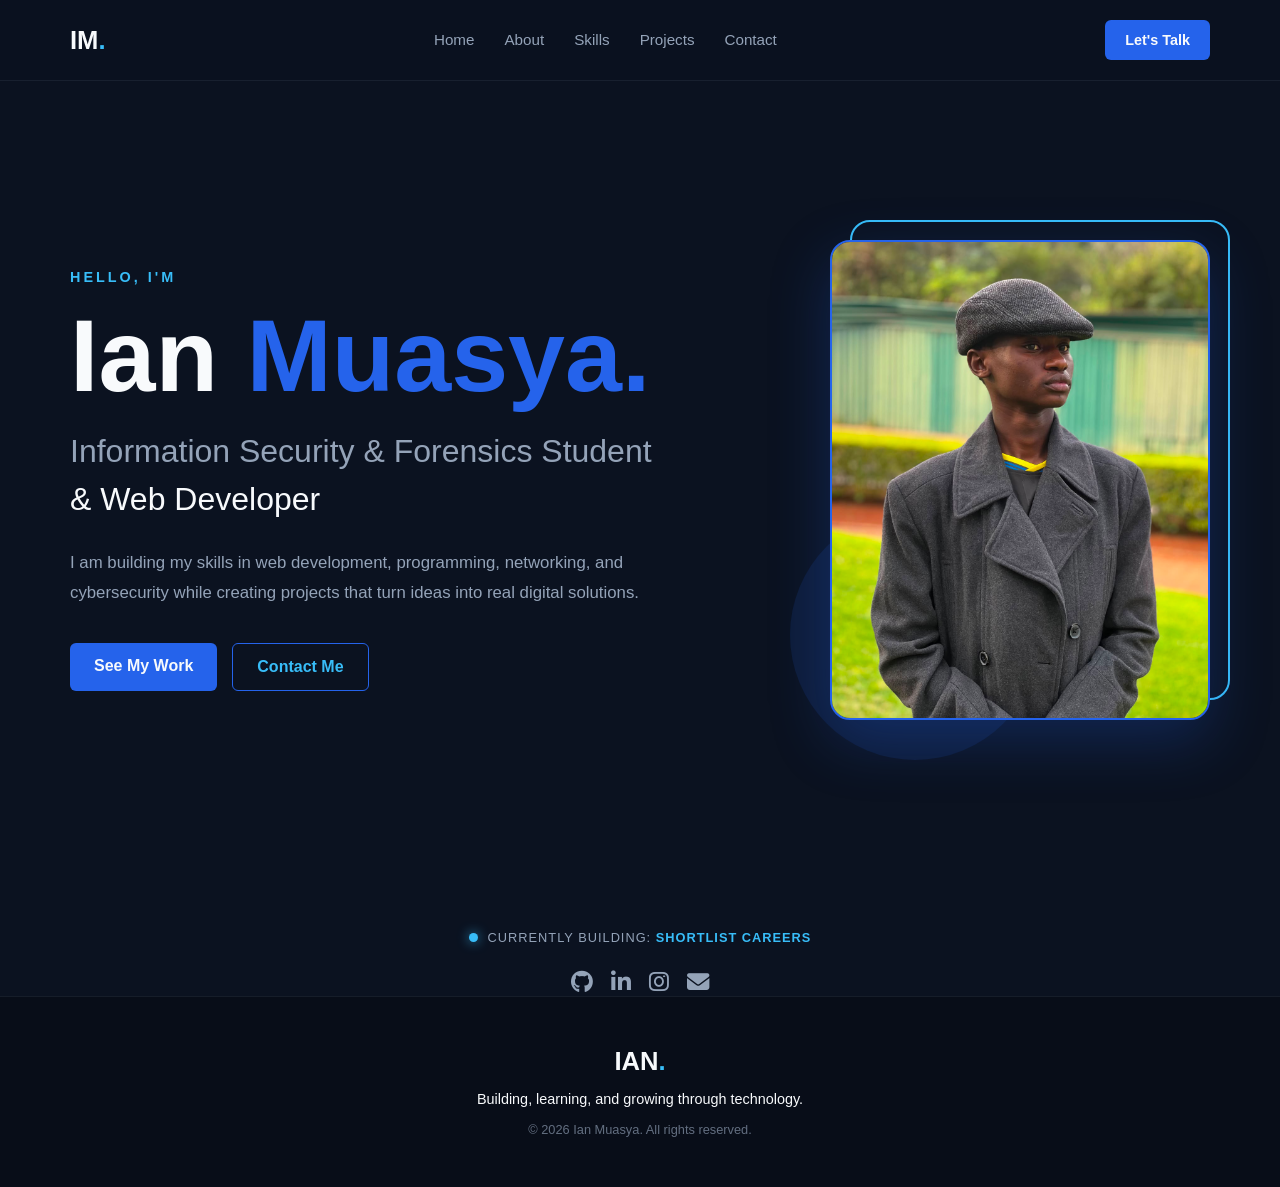
<file: index.html>
<!DOCTYPE html>
<html lang="en">
<head>
    <meta charset="UTF-8">
    <meta name="viewport" content="width=device-width, initial-scale=1.0">

    <title>Ian Muasya | Portfolio</title>
    <link rel="stylesheet"
      href="https://cdnjs.cloudflare.com/ajax/libs/font-awesome/6.7.2/css/all.min.css">

    <link rel="stylesheet" href="css/index.css">
</head>

<body>

    <!-- Navigation -->
    <header class="navbar">
<nav class="nav-container">

    <a href="index.html" class="logo">IM<span>.</span></a>

    <button class="menu-toggle" aria-label="Open navigation menu" aria-expanded="false">
        <span></span>
        <span></span>
        <span></span>
    </button>

    <ul class="nav-links">
        <li><a href="index.html">Home</a></li>
        <li><a href="about.html">About</a></li>
        <li><a href="skills.html">Skills</a></li>
        <li><a href="projects.html">Projects</a></li>
        <li><a href="contact.html">Contact</a></li>
    </ul>

    <a href="contact.html" class="nav-button">Let's Talk</a>

</nav>
    </header>


    <!-- Hero Section -->
    <main>

        <section id="home" class="hero">

            <div class="hero-content">

                <p class="hero-greeting">HELLO, I'M</p>

                <h1>
                    Ian <span>Muasya.</span>
                </h1>

                <h2>
                    Information Security & Forensics Student
                    <br>
                    <span>& Web Developer</span>
                </h2>

                <p class="hero-description">
                    I am building my skills in web development, programming,
                    networking, and cybersecurity while creating projects that
                    turn ideas into real digital solutions.
                </p>

                <div class="hero-buttons">
                    <a href="projects.html" class="btn primary-btn">See My Work</a>
                    <a href="contact.html" class="btn secondary-btn">Contact Me</a>
                </div>

            </div>

            <!----profile image-->
            <div class="hero-image">
                <div class="image-decoration decoration-one"></div>
                <div class="image-decoration decoration-two"></div>
                <div class="image-wrapper">
                    <img src="images/ian.jpeg" alt="Ian Muasya">
                </div>
            </div>

        </section>


        <!-- About -->
        <section id="about">
            <!-- Coming soon -->
        </section>


        <!-- Skills -->
        <section id="skills">
            <!-- Coming soon -->
        </section>


        <!-- Projects -->
        <section id="projects">
            <!-- Coming soon -->
        </section>


        <!-- Contact -->
        <section id="contact">
            <!-- Coming soon -->
        </section>

    </main>

    <!-- Currently Building -->
<div class="currently-building">
    <span class="status-dot"></span>
    <p>
        CURRENTLY BUILDING:
        <strong>SHORTLIST CAREERS</strong>
    </p>
</div>


<!-- Social Links -->
<div class="social-links">

    <a href="#" aria-label="GitHub">
        <i class="fa-brands fa-github"></i>
    </a>

    <a href="#" aria-label="LinkedIn">
        <i class="fa-brands fa-linkedin-in"></i>
    </a>

    <a href="#" aria-label="Instagram">
        <i class="fa-brands fa-instagram"></i>
    </a>

    <a href="mailto:your-email@example.com" aria-label="Email">
        <i class="fa-solid fa-envelope"></i>
    </a>

</div>


<!-- ================= FOOTER ================= -->
<footer class="footer">

    <div class="container footer-container">

        <a href="index.html" class="logo">IAN<span>.</span></a>

        <p>
            Building, learning, and growing through technology.
        </p>

        <p class="copyright">
            © 2026 Ian Muasya. All rights reserved.
        </p>

    </div>

</footer>



    <script src="js/navbar.js"></script>

</body>
</html>
</file>
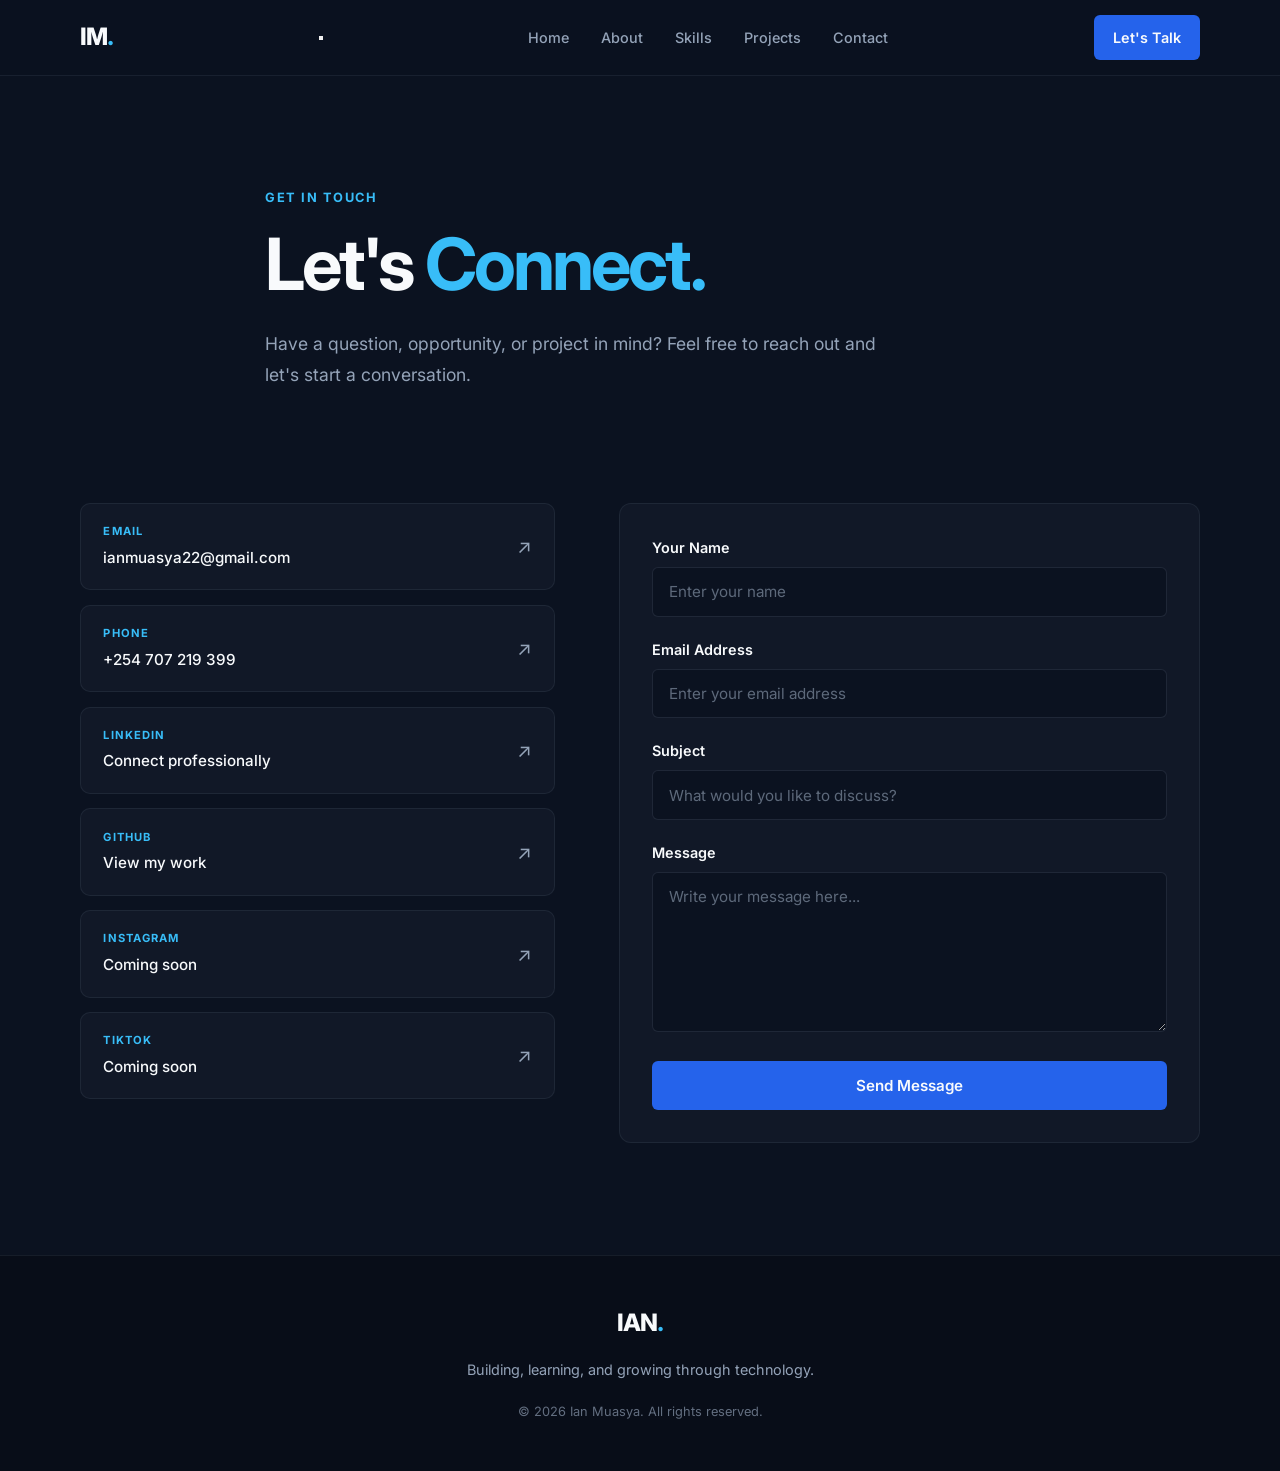
<file: contact.html>
<!DOCTYPE html>
<html lang="en">

<head>
    <meta charset="UTF-8">
    <meta name="viewport" content="width=device-width, initial-scale=1.0">

    <title>Contact | Ian Muasya</title>

    <link rel="stylesheet" href="css/contact.css">

    <!-- Google Font -->
    <link rel="preconnect" href="https://fonts.googleapis.com">
    <link rel="preconnect" href="https://fonts.gstatic.com" crossorigin>
    <link href="https://fonts.googleapis.com/css2?family=Inter:wght@400;500;600;700;800&display=swap" rel="stylesheet">
</head>

<body>

    <!-- ================= NAVBAR ================= -->
    <header class="navbar">
<nav class="nav-container">

    <a href="index.html" class="logo">IM<span>.</span></a>

    <button class="menu-toggle" aria-label="Open navigation menu" aria-expanded="false">
        <span></span>
        <span></span>
        <span></span>
    </button>

    <ul class="nav-links">
        <li><a href="index.html">Home</a></li>
        <li><a href="about.html">About</a></li>
        <li><a href="skills.html">Skills</a></li>
        <li><a href="projects.html">Projects</a></li>
        <li><a href="contact.html">Contact</a></li>
    </ul>

    <a href="contact.html" class="nav-button">Let's Talk</a>

</nav>
    </header>


    <!-- ================= CONTACT HERO ================= -->
    <section class="contact-hero">

        <div class="container contact-hero-content">

            <p class="section-label">GET IN TOUCH</p>

            <h1>
                Let's <span>Connect.</span>
            </h1>

            <p class="contact-intro">
                Have a question, opportunity, or project in mind?
                Feel free to reach out and let's start a conversation.
            </p>

        </div>

    </section>


    <!-- ================= CONTACT CONTENT ================= -->
    <section class="contact-section">

        <div class="container contact-grid">


           <!-- ================= CONTACT METHODS ================= -->
<div class="contact-methods">

    <a href="mailto:ianmuasya22@gmail.com" class="contact-method">

        <div>
            <span class="method-label">EMAIL</span>
            <h3>ianmuasya22@gmail.com</h3>
        </div>

        <span class="method-arrow">↗</span>

    </a>


    <a href="#" class="contact-method">

        <div>
            <span class="method-label">PHONE</span>
            <h3>+254 707 219 399</h3>
        </div>

        <span class="method-arrow">↗</span>

    </a>


    <a href="https://www.linkedin.com/in/ian-muasya" target="_blank" class="contact-method">

        <div>
            <span class="method-label">LINKEDIN</span>
            <h3>Connect professionally</h3>
        </div>

        <span class="method-arrow">↗</span>

    </a>


    <a href="https://github.com/ianmuasya" target="_blank" class="contact-method">

        <div>
            <span class="method-label">GITHUB</span>
            <h3>View my work</h3>
        </div>

        <span class="method-arrow">↗</span>

    </a>


    <a href="#" target="_blank" class="contact-method">

        <div>
            <span class="method-label">INSTAGRAM</span>
            <h3>Coming soon</h3>
        </div>

        <span class="method-arrow">↗</span>

    </a>


    <a href="#" target="_blank" class="contact-method">

        <div>
            <span class="method-label">TIKTOK</span>
            <h3>Coming soon</h3>
        </div>

        <span class="method-arrow">↗</span>

    </a>

</div>


            <!-- ================= CONTACT FORM ================= -->
            <div class="contact-form-container">

                <form
    class="contact-form"
    action="https://formspree.io/f/xnpjbopn"
    method="POST"
    id="contact-form">
                    <div class="form-group">

                        <label for="name">Your Name</label>

                        <input
                            type="text"
                            id="name"
                            name="name"
                            placeholder="Enter your name"
                            required
                        >

                    </div>


                    <div class="form-group">

                        <label for="email">Email Address</label>

                        <input
                            type="email"
                            id="email"
                            name="email"
                            placeholder="Enter your email address"
                            required
                        >

                    </div>


                    <div class="form-group">

                        <label for="subject">Subject</label>

                        <input
                            type="text"
                            id="subject"
                            name="subject"
                            placeholder="What would you like to discuss?"
                            required
                        >

                    </div>


                    <div class="form-group">

                        <label for="message">Message</label>

                        <textarea
                            id="message"
                            name="message"
                            rows="6"
                            placeholder="Write your message here..."
                            required
                        ></textarea>

                    </div>


                    <button type="submit" class="send-button">
                        Send Message
                    </button>

                </form>
                <div
    id="form-status"
    class="form-status"
    role="status"
    aria-live="polite"
></div>

            </div>


        </div>

    </section>


    <!-- ================= FOOTER ================= -->
    <footer class="footer">

        <div class="container footer-container">

            <a href="index.html" class="logo">IAN<span>.</span></a>

            <p>
                Building, learning, and growing through technology.
            </p>

            <p class="copyright">
                © 2026 Ian Muasya. All rights reserved.
            </p>

        </div>

    </footer>

    <script src="js/contact.js"></script>

    <script src="js/navbar.js"></script>

</body>

</html>
</file>
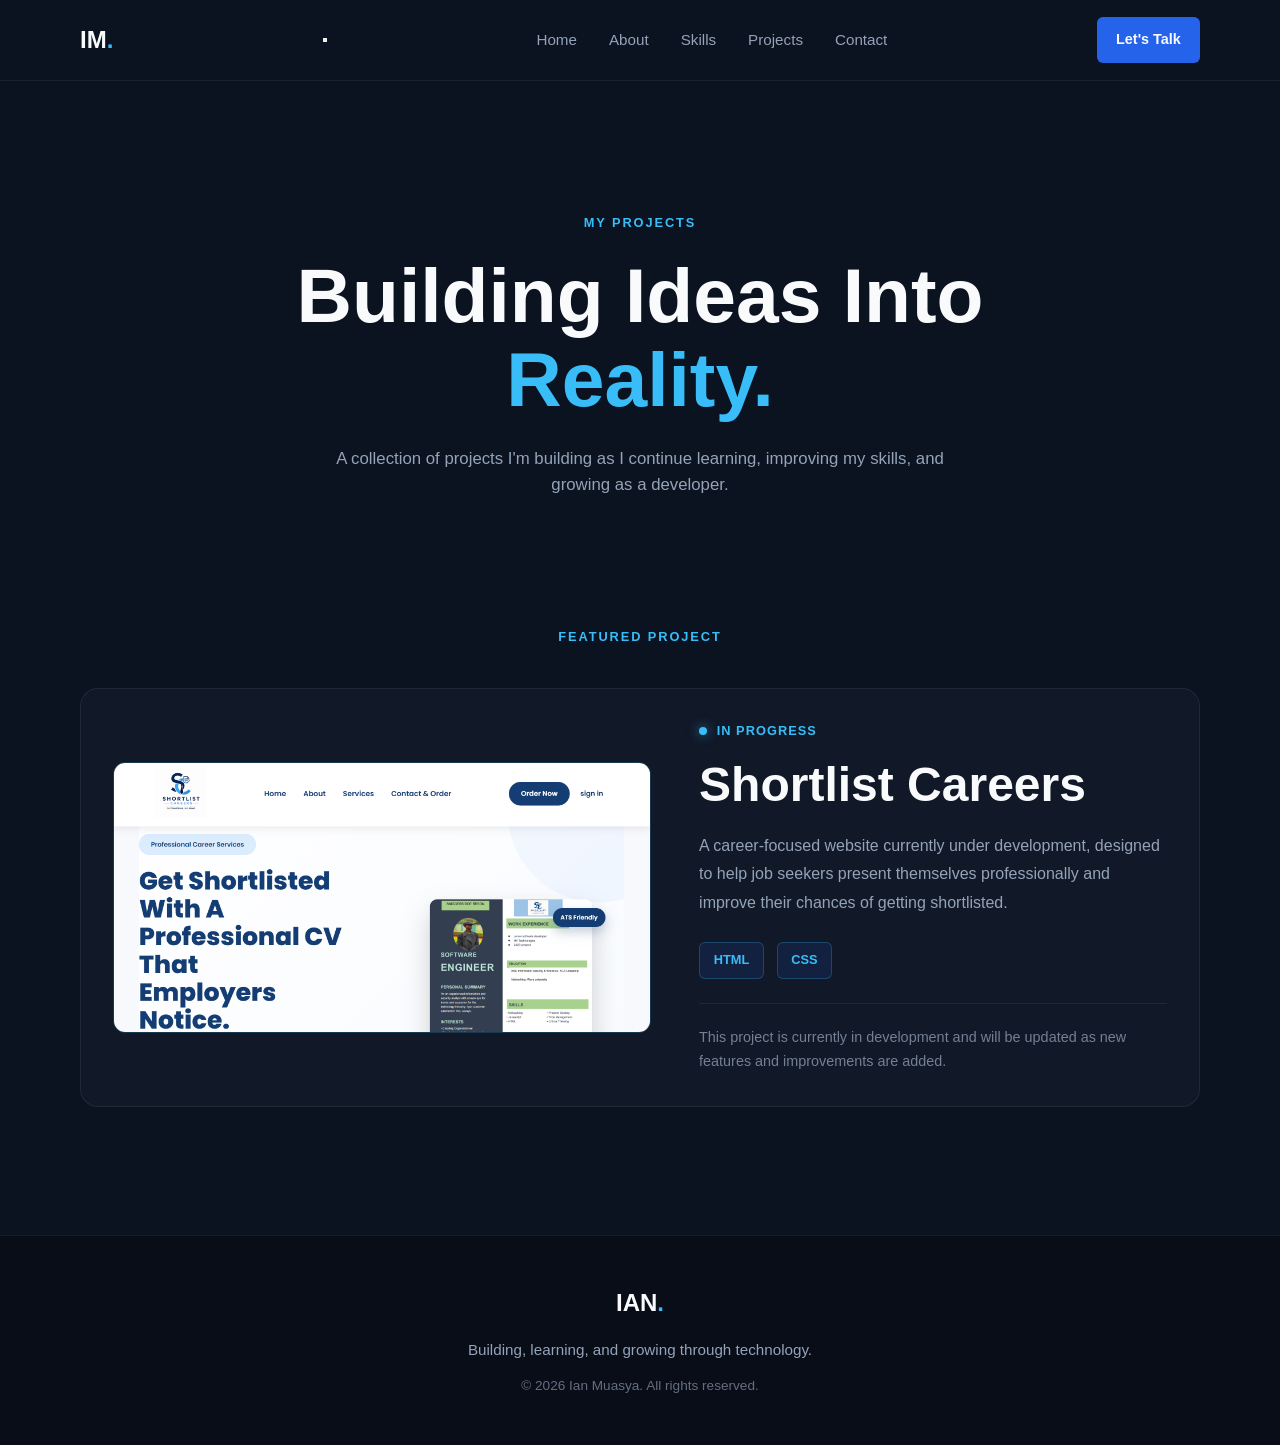
<file: projects.html>
<!DOCTYPE html>
<html lang="en">
<head>
    <meta charset="UTF-8">
    <meta name="viewport" content="width=device-width, initial-scale=1.0">

    <title>Projects | Ian Muasya</title>

    <link rel="stylesheet" href="css/projects.css">
</head>

<body>

    <!-- ================= NAVBAR ================= -->
    <header class="navbar">
<nav class="nav-container">

    <a href="index.html" class="logo">IM<span>.</span></a>

    <button class="menu-toggle" aria-label="Open navigation menu" aria-expanded="false">
        <span></span>
        <span></span>
        <span></span>
    </button>

    <ul class="nav-links">
        <li><a href="index.html">Home</a></li>
        <li><a href="about.html">About</a></li>
        <li><a href="skills.html">Skills</a></li>
        <li><a href="projects.html">Projects</a></li>
        <li><a href="contact.html">Contact</a></li>
    </ul>

    <a href="contact.html" class="nav-button">Let's Talk</a>

</nav>
    </header>

    <!-- ================= PROJECTS HERO ================= -->
<section class="projects-hero">

    <div class="projects-hero-content">

        <span class="section-label">MY PROJECTS</span>

        <h1>
            Building Ideas Into
            <span>Reality.</span>
        </h1>

        <p>
            A collection of projects I'm building as I continue learning,
            improving my skills, and growing as a developer.
        </p>

    </div>

</section>

<!-- ================= FEATURED PROJECT ================= -->
<section class="featured-project">

    <div class="featured-project-container">

        <span class="section-label">FEATURED PROJECT</span>

        <div class="project-card">

            <!-- Project Screenshot -->
            <div class="project-image">
                <img src="images/Shortlist-Careers.png"
                     alt="Shortlist Careers website homepage">
            </div>

            <!-- Project Details -->
            <div class="project-content">

                <div class="project-status">
                    <span class="status-dot"></span>
                    In Progress
                </div>

                <h2>Shortlist Careers</h2>

                <p>
                    A career-focused website currently under development,
                    designed to help job seekers present themselves
                    professionally and improve their chances of getting
                    shortlisted.
                </p>

                <div class="project-technologies">
                    <span>HTML</span>
                    <span>CSS</span>
                </div>

                <p class="project-note">
                    This project is currently in development and will be
                    updated as new features and improvements are added.
                </p>

            </div>

        </div>

    </div>
</section>

<!-- ================= FOOTER ================= -->
<footer class="footer">

    <div class="container footer-container">

        <a href="index.html" class="logo">IAN<span>.</span></a>

        <p>
            Building, learning, and growing through technology.
        </p>

        <p class="copyright">
            © 2026 Ian Muasya. All rights reserved.
        </p>
    </div>
</footer>
<script src="js/navbar.js"></script>

</body>
</html>
</file>
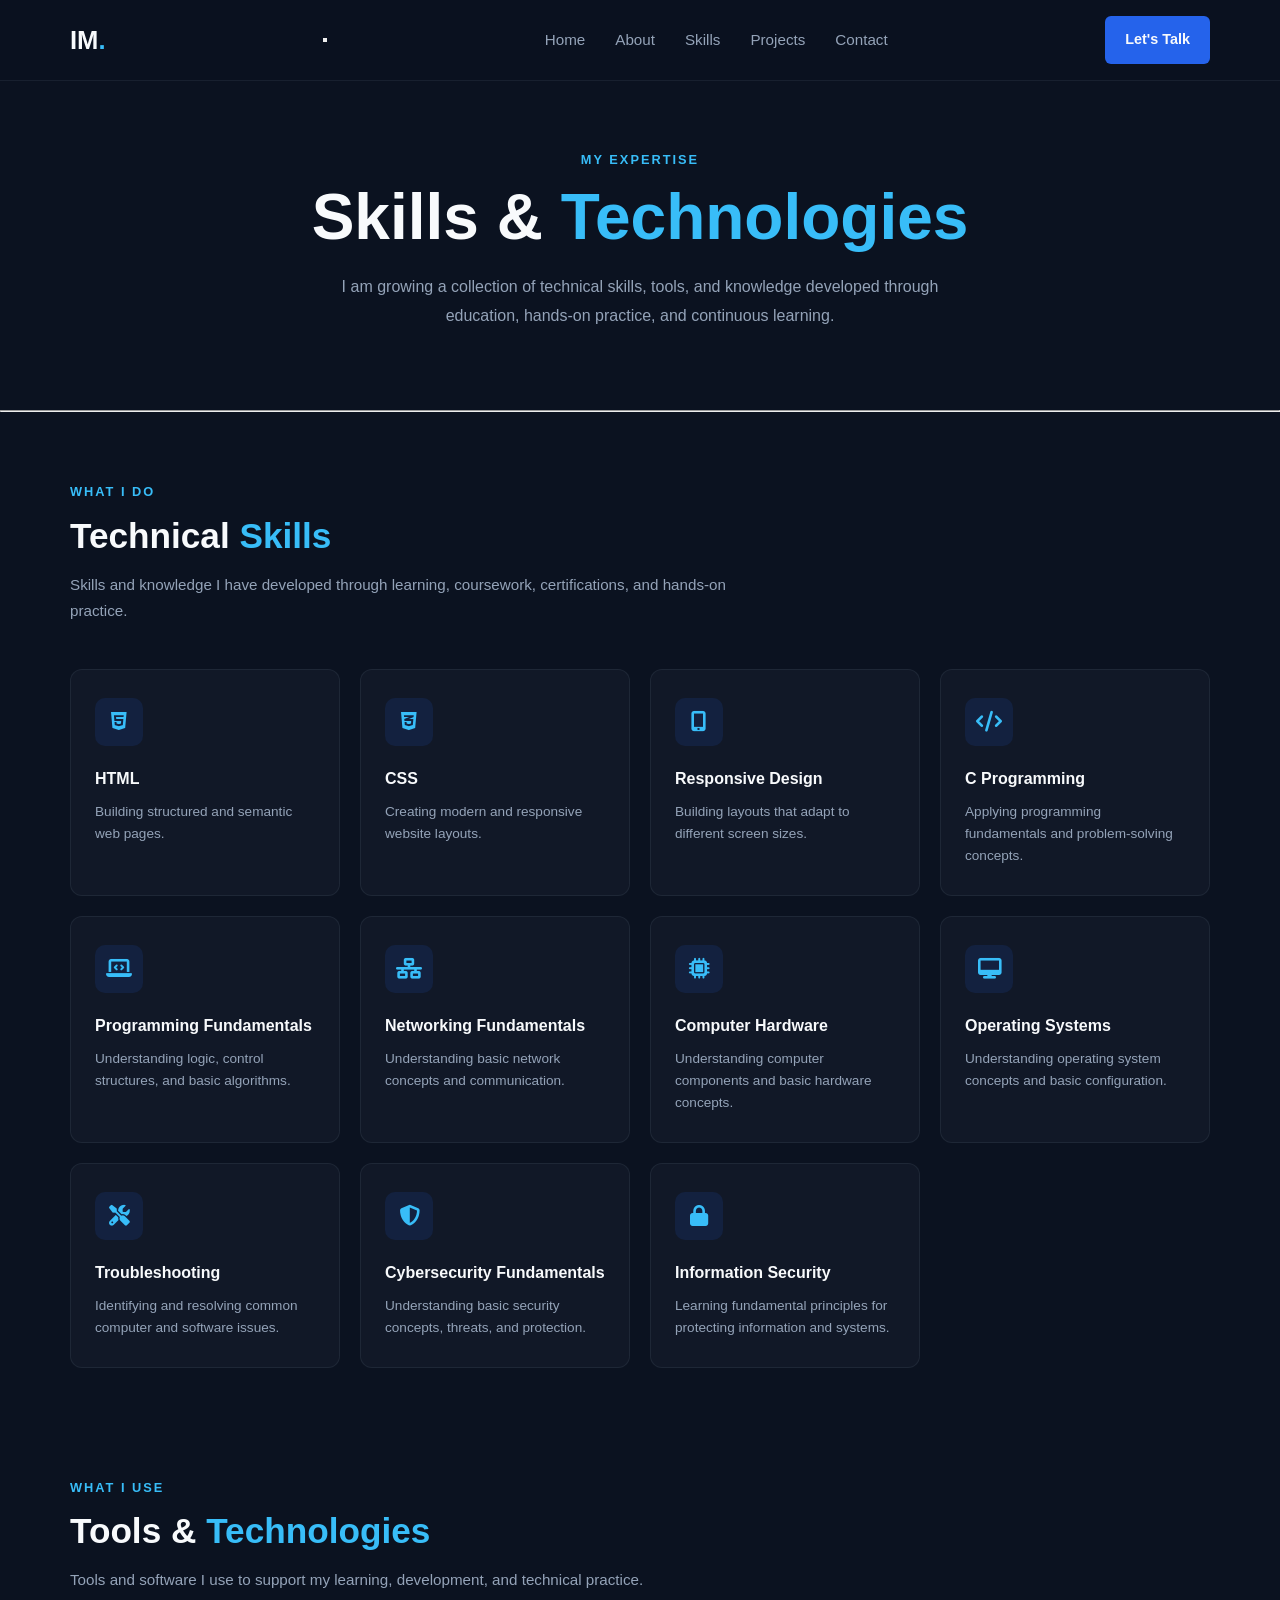
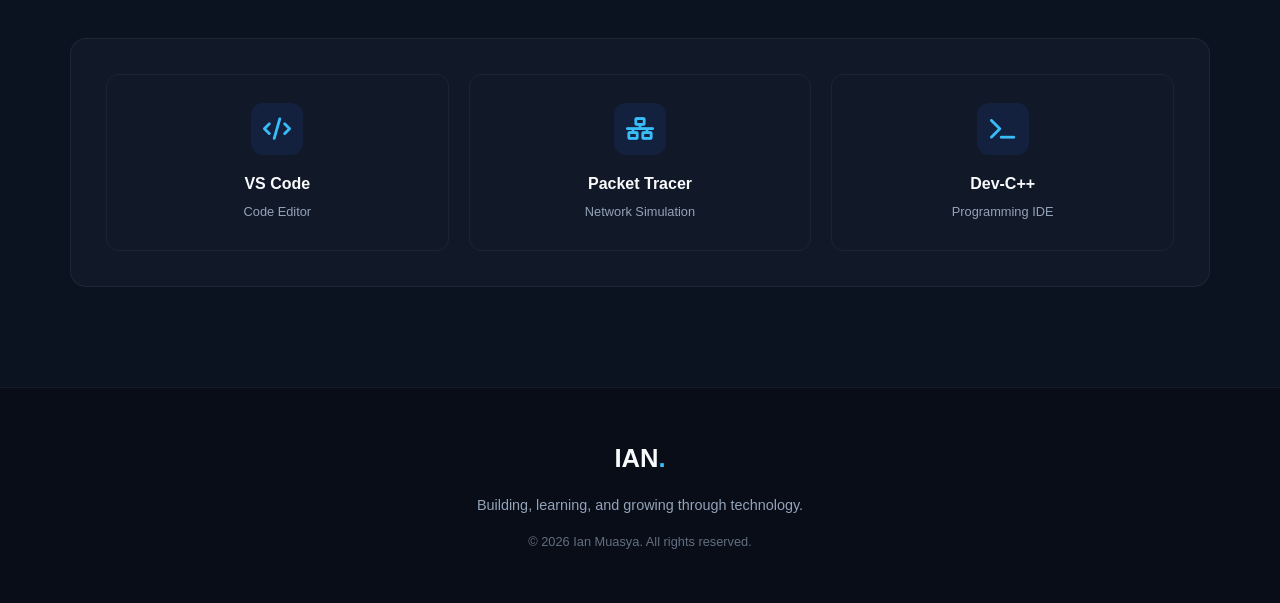
<file: skills.html>
<!DOCTYPE html>
<html lang="en">

<head>

    <meta charset="UTF-8">
    <meta name="viewport" content="width=device-width, initial-scale=1.0">

    <title>Skills | Ian Muasya</title>

    <!-- Font Awesome -->
    <link rel="stylesheet"
          href="https://cdnjs.cloudflare.com/ajax/libs/font-awesome/6.5.2/css/all.min.css">

    <!-- CSS -->
    <link rel="stylesheet" href="css/skills.css">

</head>

<body>

    <!-- ================= NAVBAR ================= -->
    <header class="navbar">
<nav class="nav-container">

    <a href="index.html" class="logo">IM<span>.</span></a>

    <button class="menu-toggle" aria-label="Open navigation menu" aria-expanded="false">
        <span></span>
        <span></span>
        <span></span>
    </button>

    <ul class="nav-links">
        <li><a href="index.html">Home</a></li>
        <li><a href="about.html">About</a></li>
        <li><a href="skills.html">Skills</a></li>
        <li><a href="projects.html">Projects</a></li>
        <li><a href="contact.html">Contact</a></li>
    </ul>

    <a href="contact.html" class="nav-button">Let's Talk</a>

</nav>
    </header>

        <!-- === SKILLS HERO ===-->
    <section class="skills-hero">

        <div class="container skills-hero-content">

            <p class="section-label">MY EXPERTISE</p>

            <h1>Skills & <span>Technologies</span></h1>

            <p class="skills-intro">
                I am growing a collection of technical skills, tools, and knowledge
                developed through education, hands-on practice, and continuous learning.
            </p>

        </div>

    </section>

    <hr>

        <!-- ================= TECHNICAL SKILLS ================= -->
    <section class="technical-skills">

        <div class="container">

            <div class="section-heading">

                <p class="section-label">WHAT I DO</p>

                <h2>Technical <span>Skills</span></h2>

                <p>
                    Skills and knowledge I have developed through learning,
                    coursework, certifications, and hands-on practice.
                </p>

            </div>


            <div class="skills-grid">

                <!-- HTML -->
                <div class="skill-card">
                    <div class="skill-icon">
                        <i class="fa-brands fa-html5"></i>
                    </div>

                    <h3>HTML</h3>
                    <p>Building structured and semantic web pages.</p>
                </div>


                <!-- CSS -->
                <div class="skill-card">
                    <div class="skill-icon">
                        <i class="fa-brands fa-css3-alt"></i>
                    </div>

                    <h3>CSS</h3>
                    <p>Creating modern and responsive website layouts.</p>
                </div>


                <!-- Responsive Design -->
                <div class="skill-card">
                    <div class="skill-icon">
                        <i class="fa-solid fa-mobile-screen-button"></i>
                    </div>

                    <h3>Responsive Design</h3>
                    <p>Building layouts that adapt to different screen sizes.</p>
                </div>


                <!-- C Programming -->
                <div class="skill-card">
                    <div class="skill-icon">
                        <i class="fa-solid fa-code"></i>
                    </div>

                    <h3>C Programming</h3>
                    <p>Applying programming fundamentals and problem-solving concepts.</p>
                </div>


                <!-- Programming Fundamentals -->
                <div class="skill-card">
                    <div class="skill-icon">
                        <i class="fa-solid fa-laptop-code"></i>
                    </div>

                    <h3>Programming Fundamentals</h3>
                    <p>Understanding logic, control structures, and basic algorithms.</p>
                </div>


                <!-- Networking Fundamentals -->
                <div class="skill-card">
                    <div class="skill-icon">
                        <i class="fa-solid fa-network-wired"></i>
                    </div>

                    <h3>Networking Fundamentals</h3>
                    <p>Understanding basic network concepts and communication.</p>
                </div>


                <!-- Computer Hardware -->
                <div class="skill-card">
                    <div class="skill-icon">
                        <i class="fa-solid fa-microchip"></i>
                    </div>

                    <h3>Computer Hardware</h3>
                    <p>Understanding computer components and basic hardware concepts.</p>
                </div>


                <!-- Operating Systems -->
                <div class="skill-card">
                    <div class="skill-icon">
                        <i class="fa-solid fa-desktop"></i>
                    </div>

                    <h3>Operating Systems</h3>
                    <p>Understanding operating system concepts and basic configuration.</p>
                </div>


                <!-- Troubleshooting -->
                <div class="skill-card">
                    <div class="skill-icon">
                        <i class="fa-solid fa-screwdriver-wrench"></i>
                    </div>

                    <h3>Troubleshooting</h3>
                    <p>Identifying and resolving common computer and software issues.</p>
                </div>


                <!-- Cybersecurity Fundamentals -->
                <div class="skill-card">
                    <div class="skill-icon">
                        <i class="fa-solid fa-shield-halved"></i>
                    </div>

                    <h3>Cybersecurity Fundamentals</h3>
                    <p>Understanding basic security concepts, threats, and protection.</p>
                </div>


                <!-- Information Security Fundamentals -->
                <div class="skill-card">
                    <div class="skill-icon">
                        <i class="fa-solid fa-lock"></i>
                    </div>

                    <h3>Information Security</h3>
                    <p>Learning fundamental principles for protecting information and systems.</p>
                </div>

            </div>

        </div>

    </section>

        <!-- ================= TOOLS & TECHNOLOGIES ================= -->
    <section class="tools-section">

        <div class="container">

            <div class="section-heading">

                <p class="section-label">WHAT I USE</p>

                <h2>Tools & <span>Technologies</span></h2>

                <p>
                    Tools and software I use to support my learning,
                    development, and technical practice.
                </p>

            </div>


            <div class="tools-card">

                <!-- Visual Studio Code -->
                <div class="tool-item">
                    <div class="tool-icon">
                        <i class="fa-solid fa-code"></i>
                    </div>

                    <h3>VS Code</h3>
                    <p>Code Editor</p>
                </div>


                <!-- Cisco Packet Tracer -->
                <div class="tool-item">
                    <div class="tool-icon">
                        <i class="fa-solid fa-network-wired"></i>
                    </div>

                    <h3>Packet Tracer</h3>
                    <p>Network Simulation</p>
                </div>


                <!-- Dev-C++ -->
                <div class="tool-item">
                    <div class="tool-icon">
                        <i class="fa-solid fa-terminal"></i>
                    </div>

                    <h3>Dev-C++</h3>
                    <p>Programming IDE</p>
                </div>

            </div>

        </div>

    </section>

        <!-- ================= FOOTER ================= -->
    <footer class="footer">

        <div class="container footer-container">

            <a href="index.html" class="logo">IAN<span>.</span></a>

            <p>
                Building, learning, and growing through technology.
            </p>

            <p class="copyright">
                © 2026 Ian Muasya. All rights reserved.
            </p>

        </div>

    </footer>
    <script src="js/navbar.js"></script>
</body>
</html>
</file>
<file: css/index.css>
/* =========================
   GLOBAL STYLES
========================= */

* {
    margin: 0;
    padding: 0;
    box-sizing: border-box;
}

html {
    scroll-behavior: smooth;
}

body {
    background-color: #0B1220;
    color: #F8FAFC;
    font-family: Arial, Helvetica, sans-serif;
}


/* =========================
   NAVBAR
========================= */

.navbar {
    width: 100%;
    position: fixed;
    top: 0;
    left: 0;
    z-index: 1000;

    background-color: rgba(11, 18, 32, 0.95);
    border-bottom: 1px solid rgba(148, 163, 184, 0.1);
}

.nav-container {
    max-width: 1200px;
    height: 80px;
    margin: auto;
    padding: 0 30px;

    display: flex;
    align-items: center;
    justify-content: space-between;
}


/* Logo */

.logo {
    color: #F8FAFC;
    text-decoration: none;
    font-size: 1.6rem;
    font-weight: bold;
}

.logo span {
    color: #38BDF8;
}


/* Navigation Links */

.nav-links {
    display: flex;
    list-style: none;
    gap: 30px;
}

.nav-links a {
    color: #94A3B8;
    text-decoration: none;
    font-size: 0.95rem;

    transition: color 0.3s ease;
}

.nav-links a:hover {
    color: #38BDF8;
}


/* Navbar Button */

.nav-button {
    background-color: #2563EB;
    color: #F8FAFC;

    padding: 12px 20px;
    border-radius: 6px;

    text-decoration: none;
    font-size: 0.9rem;
    font-weight: bold;

    transition: 0.3s ease;
}

.nav-button:hover {
    background-color: #38BDF8;
    color: #0B1220;
}


/* =========================
   HERO SECTION
========================= */

.hero {
    min-height: 100vh;
    max-width: 1200px;
    margin: auto;
    padding: 120px 30px 60px;

    display: flex;
    align-items: center;
    justify-content: space-between;
    gap: 60px;
}

.hero-content {
    max-width: 750px;
}

.hero-greeting {
    color: #38BDF8;
    font-size: 0.9rem;
    font-weight: bold;
    letter-spacing: 3px;
    margin-bottom: 20px;
}

.hero h1 {
    font-size: clamp(3.5rem, 8vw, 6.5rem);
    line-height: 1;
    margin-bottom: 20px;
}

.hero h1 span {
    color: #2563EB;
}

.hero h2 {
    color: #94A3B8;
    font-size: clamp(1.2rem, 3vw, 2rem);
    font-weight: normal;
    line-height: 1.5;
    margin-bottom: 25px;
}

.hero h2 span {
    color: #F8FAFC;
}

.hero-description {
    max-width: 650px;
    color: #94A3B8;
    font-size: 1.05rem;
    line-height: 1.8;
    margin-bottom: 35px;
}


/* Hero Buttons */

.hero-buttons {
    display: flex;
    gap: 15px;
}

.btn {
    padding: 14px 24px;
    border-radius: 6px;

    text-decoration: none;
    font-weight: bold;

    transition: 0.3s ease;
}

.primary-btn {
    background-color: #2563EB;
    color: #F8FAFC;
}

.primary-btn:hover {
    background-color: #38BDF8;
    color: #0B1220;
}

.secondary-btn {
    border: 1px solid #2563EB;
    color: #38BDF8;
}

.secondary-btn:hover {
    background-color: #2563EB;
    color: #F8FAFC;
}
/* =========================
   PROFILE IMAGE
========================= */

.hero-image {
    position: relative;
    display: flex;
    justify-content: center;
    align-items: center;

    min-width: 350px;
}

.image-wrapper {
    width: 380px;
    height: 480px;

    position: relative;
    z-index: 2;

    overflow: hidden;
    border-radius: 20px;

    border: 2px solid #2563EB;

    box-shadow: 0 20px 60px rgba(37, 99, 235, 0.25);
}

.image-wrapper img {
    width: 100%;
    height: 100%;

    object-fit: cover;
    display: block;
}


/* Decorative Blue Shapes */

.image-decoration {
    position: absolute;
    border-radius: 20px;
}

.decoration-one {
    width: 380px;
    height: 480px;

    border: 2px solid #38BDF8;

    top: -20px;
    right: -20px;

    z-index: 1;
}

.decoration-two {
    width: 250px;
    height: 250px;

    background-color: #2563EB;

    opacity: 0.12;

    bottom: -40px;
    left: -40px;

    border-radius: 50%;

    z-index: 0;
}

/* =========================
   CURRENTLY BUILDING
========================= */

.currently-building {
    display: flex;
    align-items: center;
    gap: 10px;

    margin-top: 30px;
}

.status-dot {
    width: 9px;
    height: 9px;

    background-color: #38BDF8;
    border-radius: 50%;

    box-shadow: 0 0 12px rgba(56, 189, 248, 0.8);

    animation: pulse 2s infinite;
}

.currently-building p {
    color: #94A3B8;
    font-size: 0.8rem;
    letter-spacing: 1px;
}

.currently-building strong {
    color: #38BDF8;
}


@keyframes pulse {

    0% {
        transform: scale(1);
        opacity: 1;
    }

    50% {
        transform: scale(1.4);
        opacity: 0.6;
    }

    100% {
        transform: scale(1);
        opacity: 1;
    }

}


/* =========================
   SOCIAL LINKS
========================= */

.social-links {
    display: flex;
    align-items: center;
    gap: 18px;

    margin-top: 25px;
}

.social-links a {
    color: #94A3B8;
    font-size: 1.4rem;

    transition: color 0.3s ease,
                transform 0.3s ease;
}

.social-links a:hover {
    color: #38BDF8;
    transform: translateY(-4px);
}


/* ================= FOOTER ================= */

.footer {
    padding: 50px 0;
    background: #080D18;
    border-top: 1px solid rgba(148, 163, 184, 0.1);
}

.footer-container {
    display: flex;
    flex-direction: column;
    align-items: center;
    text-align: center;
    gap: 15px;
}

.footer p {
    color: var(--slate);
    font-size: 0.9rem;
}

.footer .copyright {
    color: rgba(148, 163, 184, 0.65);
    font-size: 0.8rem;
}



/* =========================
   MOBILE 2.0 mode
========================= */

@media (max-width: 768px) {

    /* Mobile navbar */
    .nav-container {
        position: relative;
    }

    .menu-toggle {
        display: flex;
    }

    .nav-links {
        display: none;
        position: absolute;
        top: 80px;
        left: 20px;
        right: 20px;
        flex-direction: column;
        gap: 0;
        padding: 12px 20px;
        background-color: #0B1220;
        border: 1px solid rgba(148, 163, 184, 0.15);
        border-radius: 6px;
    }

    .nav-links.active {
        display: flex;
    }

    .nav-links a {
        display: block;
        padding: 12px 0;
    }

    /* Existing hero responsiveness */
    .hero {
        padding-left: 25px;
        padding-right: 25px;
    }

    .hero-buttons {
        flex-direction: column;
        align-items: flex-start;
    }

}
@media (max-width: 768px) {

    .hero {
        flex-direction: column;
        text-align: center;
        padding-top: 140px;
    }

    .hero-content {
        display: flex;
        flex-direction: column;
        align-items: center;
    }

    .hero-image {
        min-width: auto;
        width: 100%;
    }

    .image-wrapper {
        width: 280px;
        height: 360px;
    }

    .decoration-one {
        width: 280px;
        height: 360px;
    }

}
.currently-building,
.social-links {
    justify-content: center;
}
/* MOBILE MENU BUTTON */

.menu-toggle {
    display: none;
    width: 42px;
    height: 42px;
    padding: 9px;
    flex-direction: column;
    justify-content: center;
    align-items: center;
    gap: 5px;
    background: transparent;
    border: 1px solid rgba(148, 163, 184, 0.25);
    border-radius: 6px;
    cursor: pointer;
}

.menu-toggle span {
    display: block;
    flex: none;
    width: 22px;
    height: 2px;
    background-color: #F8FAFC;
    border-radius: 2px;
}
@media (max-width: 768px) {
    .menu-toggle {
        display: flex;
    }
}
</file>
<file: css/contact.css>
/* =========================
   GLOBAL STYLES
========================= */

:root {
    --navy: #0B1220;
    --electric-blue: #2563EB;
    --bright-blue: #38BDF8;
    --off-white: #F8FAFC;
    --slate: #94A3B8;
    --dark-slate: #111827;
}

* {
    margin: 0;
    padding: 0;
    box-sizing: border-box;
}

html {
    scroll-behavior: smooth;
}

body {
    font-family: "Inter", sans-serif;
    background-color: var(--navy);
    color: var(--off-white);
    line-height: 1.6;
}

.container {
    width: min(1120px, 90%);
    margin: 0 auto;
}


/* =========================
   NAVBAR
========================= */

.navbar {
    position: sticky;
    top: 0;
    z-index: 1000;

    background-color: rgba(11, 18, 32, 0.95);
    border-bottom: 1px solid rgba(148, 163, 184, 0.1);
    backdrop-filter: blur(10px);
}

.nav-container {
    width: min(1120px, 90%);
    min-height: 75px;
    margin: 0 auto;

    display: flex;
    align-items: center;
    justify-content: space-between;
}

.logo {
    color: var(--off-white);
    font-size: 1.5rem;
    font-weight: 800;
    letter-spacing: -1px;
    text-decoration: none;
}

.logo span {
    color: var(--bright-blue);
}

.nav-links {
    display: flex;
    align-items: center;
    gap: 2rem;

    list-style: none;
}

.nav-links a {
    color: var(--slate);
    text-decoration: none;

    font-size: 0.9rem;
    font-weight: 500;

    transition: color 0.3s ease;
}

.nav-links a:hover,
.nav-links a.active {
    color: var(--off-white);
}

.nav-button {
    display: inline-flex;
    align-items: center;
    justify-content: center;

    padding: 0.7rem 1.2rem;

    background-color: var(--electric-blue);
    color: var(--off-white);

    border-radius: 6px;

    text-decoration: none;
    font-size: 0.9rem;
    font-weight: 600;

    transition: background-color 0.3s ease,
                transform 0.3s ease;
}

.nav-button:hover {
    background-color: var(--bright-blue);
    transform: translateY(-2px);
}


/* =========================
   CONTACT HERO
========================= */

.contact-hero {
    padding: 7rem 0 5rem;
    align-items: center;
}

.contact-hero-content {
    max-width: 750px;
}

.section-label {
    margin-bottom: 1rem;

    color: var(--bright-blue);

    font-size: 0.8rem;
    font-weight: 700;
    letter-spacing: 0.12em;
}

.contact-hero h1 {
    margin-bottom: 1.5rem;

    font-size: clamp(2.5rem, 6vw, 4.5rem);
    line-height: 1.1;
    letter-spacing: -0.04em;
}

.contact-hero h1 span {
    color: var(--bright-blue);
}

.contact-intro {
    max-width: 620px;

    color: var(--slate);

    font-size: 1.1rem;
    line-height: 1.8;
}


/* =========================
   CONTACT SECTION
========================= */

.contact-section {
    padding: 2rem 0 7rem;
}

.contact-grid {
    display: grid;
    grid-template-columns: 0.9fr 1.1fr;
    gap: 4rem;

    align-items: start;
}


/* =========================
   CONTACT INFORMATION
========================= */

.contact-info h2 {
    margin-bottom: 1.2rem;

    font-size: 2rem;
    line-height: 1.3;
    letter-spacing: -0.03em;
}

.contact-description {
    max-width: 520px;
    margin-bottom: 2.5rem;

    color: var(--slate);
    line-height: 1.8;
}


/* =========================
   CONTACT METHODS
========================= */

.contact-methods {
    display: flex;
    flex-direction: column;
    gap: 0.9rem;
}

.contact-method {
    display: flex;
    align-items: center;
    justify-content: space-between;

    padding: 1.2rem 1.4rem;

    background-color: var(--dark-slate);

    border: 1px solid rgba(148, 163, 184, 0.1);
    border-radius: 10px;

    text-decoration: none;

    transition: transform 0.3s ease,
                border-color 0.3s ease,
                background-color 0.3s ease;
}

.contact-method:hover {
    transform: translateY(-4px);

    border-color: rgba(56, 189, 248, 0.45);
    background-color: rgba(17, 24, 39, 0.8);
}

.method-label {
    display: block;
    margin-bottom: 0.3rem;

    color: var(--bright-blue);

    font-size: 0.7rem;
    font-weight: 700;
    letter-spacing: 0.1em;
}

.contact-method h3 {
    color: var(--off-white);

    font-size: 0.95rem;
    font-weight: 500;
}

.method-arrow {
    color: var(--slate);

    font-size: 1.2rem;

    transition: color 0.3s ease,
                transform 0.3s ease;
}

.contact-method:hover .method-arrow {
    color: var(--bright-blue);
    transform: translate(3px, -3px);
}


/* =========================
   CONTACT FORM
========================= */

.contact-form-container {
    padding: 2rem;

    background-color: var(--dark-slate);

    border: 1px solid rgba(148, 163, 184, 0.1);
    border-radius: 12px;
}

.contact-form {
    display: flex;
    flex-direction: column;
    gap: 1.3rem;
}

.form-group {
    display: flex;
    flex-direction: column;
    gap: 0.5rem;
}

.form-group label {
    color: var(--off-white);

    font-size: 0.9rem;
    font-weight: 600;
}

.form-group input,
.form-group textarea {
    width: 100%;
    padding: 0.9rem 1rem;

    background-color: var(--navy);
    color: var(--off-white);

    border: 1px solid rgba(148, 163, 184, 0.15);
    border-radius: 6px;

    outline: none;

    font-family: inherit;
    font-size: 0.95rem;

    transition: border-color 0.3s ease,
                box-shadow 0.3s ease;
}

.form-group input::placeholder,
.form-group textarea::placeholder {
    color: rgba(148, 163, 184, 0.6);
}

.form-group textarea {
    min-height: 160px;
    resize: vertical;
}

.form-group input:focus,
.form-group textarea:focus {
    border-color: var(--bright-blue);
    box-shadow: 0 0 0 3px rgba(56, 189, 248, 0.1);
}


/* =========================
   SEND BUTTON
========================= */

.send-button {
    margin-top: 0.5rem;
    padding: 0.95rem 1.5rem;

    background-color: var(--electric-blue);
    color: var(--off-white);

    border: none;
    border-radius: 6px;

    font-family: inherit;
    font-size: 0.95rem;
    font-weight: 600;

    cursor: pointer;

    transition: background-color 0.3s ease,
                transform 0.3s ease;
}

.send-button:hover {
    background-color: var(--bright-blue);
    transform: translateY(-2px);
}


/* =========================
   FOOTER
========================= */

.footer {
    padding: 3rem 0;

    background-color: #080D18;

    border-top: 1px solid rgba(148, 163, 184, 0.1);
}

.footer-container {
    width: min(1120px, 90%);
    margin: 0 auto;

    display: flex;
    flex-direction: column;
    align-items: center;

    text-align: center;
    gap: 0.8rem;
}

.footer .logo {
    margin-bottom: 0.2rem;
}

.footer p {
    color: var(--slate);
    font-size: 0.9rem;
}

.footer .copyright {
    margin-top: 0.5rem;

    color: rgba(148, 163, 184, 0.65);
    font-size: 0.8rem;
}

/* =========================
   RESPONSIVE DESIGN
========================= */

/* ---------- TABLET ---------- */

@media (max-width: 900px) {

    .contact-hero {
        padding: 6rem 0 4rem;
    }

    .contact-grid {
        grid-template-columns: 1fr;
        gap: 3rem;
    }

    .contact-info,
    .contact-form-container {
        max-width: 700px;
    }
}


/* ---------- MOBILE NAVBAR AND LAYOUT ---------- */

@media (max-width: 768px) {

    /* NAVBAR */

    .nav-container {
        position: relative;
        min-height: 80px;
        height: 80px;
        flex-direction: row;
    }

    .menu-toggle {
        display: flex;
        width: 42px;
        height: 42px;
        padding: 9px;
        flex-direction: column;
        justify-content: center;
        align-items: center;
        gap: 5px;
        flex-shrink: 0;
        background: transparent;
        border: 1px solid rgba(148, 163, 184, 0.25);
        border-radius: 6px;
        cursor: pointer;
    }

    .menu-toggle span {
        display: block;
        width: 22px;
        height: 2px;
        flex: none;
        background-color: #F8FAFC;
        border-radius: 2px;
    }

    .nav-links {
        display: none;
        position: absolute;
        top: 80px;
        left: 0;
        right: 0;
        flex-direction: column;
        align-items: stretch;
        gap: 0;
        padding: 12px 20px;
        background-color: #0B1220;
        border: 1px solid rgba(148, 163, 184, 0.15);
        border-radius: 6px;
        z-index: 1001;
    }

    .nav-links.active {
        display: flex;
    }

    .nav-links a {
        display: block;
        padding: 12px 0;
        font-size: 0.95rem;
    }

    .nav-button {
        display: inline-block;
        padding: 0.6rem 1rem;
        font-size: 0.85rem;
        flex-shrink: 0;
    }


    /* CONTACT LAYOUT */

    .contact-hero {
        padding: 5rem 0 3.5rem;
    }

    .contact-hero h1 {
        font-size: 3rem;
    }

    .contact-intro {
        font-size: 1rem;
    }

    .contact-section {
        padding-bottom: 5rem;
    }

    .contact-grid {
        gap: 2.5rem;
    }

    .contact-info h2 {
        font-size: 1.8rem;
    }

    .contact-form-container {
        padding: 1.5rem;
    }
}


/* ---------- SMALL MOBILE ---------- */

@media (max-width: 600px) {

    .contact-hero {
        padding: 4rem 0 3rem;
    }

    .contact-hero h1 {
        font-size: 2.5rem;
    }

    .contact-info h2 {
        font-size: 1.6rem;
    }

    .contact-method {
        padding: 1.1rem 1.2rem;
    }

    .contact-method h3 {
        font-size: 0.9rem;
    }

    .contact-form-container {
        padding: 1.2rem;
    }

    .send-button {
        width: 100%;
    }
}


/* ---------- VERY SMALL SCREENS ---------- */

@media (max-width: 380px) {

    .nav-button {
        padding: 0.55rem 0.65rem;
        font-size: 0.75rem;
    }

    .contact-hero h1 {
        font-size: 2.2rem;
    }
}
</file>
<file: css/projects.css>
/* =========================
   ROOT VARIABLES
========================= */

:root {
    --navy: #0B1220;
    --electric-blue: #2563EB;
    --bright-blue: #38BDF8;
    --off-white: #F8FAFC;
    --slate: #94A3B8;
    --dark-slate: #111827;
}


/* =========================
   GLOBAL STYLES
========================= */

* {
    margin: 0;
    padding: 0;
    box-sizing: border-box;
}

html {
    scroll-behavior: smooth;
}

body {
    background: var(--navy);
    color: var(--off-white);
    font-family: Arial, sans-serif;
    line-height: 1.6;
}

a {
    text-decoration: none;
}

img {
    max-width: 100%;
    display: block;
}


/* =========================
   CONTAINER
========================= */

.container {
    width: min(1120px, 90%);
    margin: 0 auto;
}


/* =========================
   NAVBAR
========================= */

.navbar {
    width: 100%;
    background-color: rgba(11, 18, 32, 0.95);
    border-bottom: 1px solid rgba(148, 163, 184, 0.1);
}

.nav-container {
    width: min(1120px, 90%);
    margin: 0 auto;
    min-height: 80px;

    display: flex;
    align-items: center;
    justify-content: space-between;
}

.logo {
    color: var(--off-white);
    font-size: 1.5rem;
    font-weight: 700;
}

.logo span {
    color: var(--bright-blue);
}

.nav-links {
    display: flex;
    align-items: center;
    gap: 2rem;
    list-style: none;
}

.nav-links a {
    color: var(--slate);
    font-size: 0.95rem;
    transition: color 0.3s ease;
}

.nav-links a:hover,
.nav-links a.active {
    color: var(--off-white);
}

.nav-button {
    color: var(--off-white);
    background: var(--electric-blue);
    padding: 0.7rem 1.2rem;
    border-radius: 6px;
    font-size: 0.9rem;
    font-weight: 600;
    transition: background 0.3s ease, transform 0.3s ease;
}

.nav-button:hover {
    background: var(--bright-blue);
    transform: translateY(-2px);
}
/* =========================
   PROJECTS HERO
========================= */

.projects-hero {
    padding: 8rem 0 6rem;
}

.projects-hero-content {
    width: min(760px, 90%);
    margin: 0 auto;
    text-align: center;
}

.section-label {
    display: inline-block;
    color: var(--bright-blue);
    font-size: 0.8rem;
    font-weight: 700;
    letter-spacing: 0.15em;
    margin-bottom: 1.2rem;
}

.projects-hero h1 {
    font-size: clamp(2.8rem, 6vw, 4.8rem);
    line-height: 1.1;
    margin-bottom: 1.5rem;
}

.projects-hero h1 span {
    color: var(--bright-blue);
}

.projects-hero p {
    max-width: 620px;
    margin: 0 auto;
    color: var(--slate);
    font-size: 1.05rem;
}
/* =========================
   FEATURED PROJECT
========================= */

.featured-project {
    padding: 2rem 0 8rem;
}

.featured-project-container {
    width: min(1120px, 90%);
    margin: 0 auto;
}

.featured-project-container > .section-label {
    display: block;
    text-align: center;
    margin-bottom: 2.5rem;
}


/* =========================
   PROJECT CARD
========================= */

.project-card {
    display: grid;
    grid-template-columns: 1.15fr 1fr;
    gap: 3rem;
    align-items: center;

    background: var(--dark-slate);
    border: 1px solid rgba(148, 163, 184, 0.12);
    border-radius: 18px;

    padding: 2rem;

    transition: transform 0.3s ease,
                border-color 0.3s ease,
                box-shadow 0.3s ease;
}

.project-card:hover {
    transform: translateY(-6px);
    border-color: rgba(56, 189, 248, 0.4);
    box-shadow: 0 20px 50px rgba(0, 0, 0, 0.25);
}


/* =========================
   PROJECT IMAGE
========================= */

.project-image {
    overflow: hidden;
    border-radius: 12px;
    border: 1px solid rgba(56, 189, 248, 0.2);
}

.project-image img {
    width: 100%;
    height: 100%;
    object-fit: cover;

    transition: transform 0.5s ease;
}

.project-card:hover .project-image img {
    transform: scale(1.03);
}
/* =========================
   PROJECT CONTENT
========================= */

.project-content {
    display: flex;
    flex-direction: column;
    align-items: flex-start;
}


/* =========================
   PROJECT STATUS
========================= */

.project-status {
    display: flex;
    align-items: center;
    gap: 0.6rem;

    color: var(--bright-blue);
    font-size: 0.8rem;
    font-weight: 700;
    letter-spacing: 0.08em;
    text-transform: uppercase;

    margin-bottom: 1rem;
}

.status-dot {
    width: 8px;
    height: 8px;
    border-radius: 50%;
    background: var(--bright-blue);
    box-shadow: 0 0 12px rgba(56, 189, 248, 0.7);
}


/* =========================
   PROJECT TITLE
========================= */

.project-content h2 {
    color: var(--off-white);
    font-size: clamp(2rem, 4vw, 3rem);
    line-height: 1.15;

    margin-bottom: 1.2rem;
}


/* =========================
   PROJECT DESCRIPTION
========================= */

.project-content > p {
    color: var(--slate);
    font-size: 1rem;
    line-height: 1.8;

    margin-bottom: 1.5rem;
}


/* =========================
   TECHNOLOGY TAGS
========================= */

.project-technologies {
    display: flex;
    flex-wrap: wrap;
    gap: 0.8rem;

    margin-bottom: 1.5rem;
}

.project-technologies span {
    color: var(--bright-blue);
    background: rgba(37, 99, 235, 0.12);

    border: 1px solid rgba(56, 189, 248, 0.25);
    border-radius: 6px;

    padding: 0.45rem 0.85rem;

    font-size: 0.8rem;
    font-weight: 600;
}


/* =========================
   PROJECT NOTE
========================= */

.project-content .project-note {
    color: rgba(148, 163, 184, 0.75);
    font-size: 0.9rem;
    line-height: 1.7;

    padding-top: 1.3rem;
    margin-bottom: 0;

    border-top: 1px solid rgba(148, 163, 184, 0.12);
}
/* =========================
   FOOTER
========================= */

.footer {
    background: #080D18;
    border-top: 1px solid rgba(148, 163, 184, 0.1);
    padding: 3rem 0;
}

.footer-container {
    display: flex;
    flex-direction: column;
    align-items: center;
    text-align: center;
}

.footer .logo {
    margin-bottom: 1rem;
}

.footer p {
    color: var(--slate);
    font-size: 0.95rem;
    margin-bottom: 0.8rem;
}

.footer .copyright {
    color: rgba(148, 163, 184, 0.65);
    font-size: 0.85rem;
    margin-bottom: 0;
}

/* =========================
   RESPONSIVE DESIGN
========================= */

@media (max-width: 900px) {

    /* PROJECT CARD */
    .project-card {
        grid-template-columns: 1fr;
        gap: 2.5rem;
    }

    .project-image {
        max-width: 850px;
        margin: 0 auto;
    }

    .project-content {
        max-width: 700px;
        margin: 0 auto;
    }

}


/* =========================
   TABLET & MOBILE
========================= */
/* =========================
   TABLET RESPONSIVE
========================= */

@media (max-width: 768px) {

    /* NAVBAR */

    .nav-container {
        position: relative;
        min-height: 80px;
        height: 80px;
        flex-direction: row;
    }
    .menu-toggle {
        display: flex;
        width: 42px;
        height: 42px;
        padding: 9px;
        flex-direction: column;
        justify-content: center;
        align-items: center;
        gap: 5px;
        flex-shrink: 0;
        background: transparent;
        border: 1px solid rgba(148, 163, 184, 0.25);
        border-radius: 6px;
        cursor: pointer;
    }
    .menu-toggle span {
        display: block;
        width: 22px;
        height: 2px;
        flex: none;
        background-color: #F8FAFC;
        border-radius: 2px;
    }
    .nav-links {
        display: none;
        position: absolute;
        top: 80px;
        left: 0;
        right: 0;
        flex-direction: column;
        align-items: stretch;
        gap: 0;
        padding: 12px 20px;
        background-color: #0B1220;
        border: 1px solid rgba(148, 163, 184, 0.15);
        border-radius: 6px;
        z-index: 1001;
    }
    .nav-links.active {
        display: flex;
    }
    .nav-links a {
        display: block;
        padding: 12px 0;
        font-size: 0.95rem;
    }
    .nav-button {
        display: inline-block;
        padding: 0.6rem 1rem;
        font-size: 0.85rem;
        flex-shrink: 0;
    }

    /* PROJECTS HERO */

    .projects-hero {
        padding: 6rem 0 4rem;
    }
    .projects-hero h1 {
        font-size: clamp(2.5rem, 10vw, 4rem);
    }
    /* FEATURED PROJECT */

    .featured-project {
        padding: 1rem 0 6rem;
    }
    .project-card {
        padding: 1.5rem;
        gap: 2rem;
    }
}

/* =========================
   MOBILE
========================= */

@media (max-width: 600px) {

    /* NAVBAR */

    .nav-container {
        min-height: 80px;
        height: 80px;
    }
    .nav-links {
        left: 0;
        right: 0;
    }
    .nav-button {
        padding: 0.6rem 0.75rem;
        font-size: 0.8rem;
    }
    /* PROJECTS HERO */

    .projects-hero {
        padding: 5rem 0 3.5rem;
    }
    .projects-hero-content {
        width: min(90%, 600px);
    }
    .projects-hero h1 {
        font-size: 2.5rem;
    }
    .projects-hero p {
        font-size: 1rem;
    }
    /* FEATURED PROJECT */

    .featured-project {
        padding: 1rem 0 5rem;
    }
    .featured-project-container > .section-label {
        margin-bottom: 2rem;
    }
    .project-card {
        padding: 1rem;
        border-radius: 14px;
    }
    .project-image {
        border-radius: 10px;
    }
    /* PROJECT CONTENT */

    .project-content h2 {
        font-size: 2rem;
    }
    .project-content > p {
        font-size: 0.95rem;
        line-height: 1.7;
    }
    .project-technologies {
        gap: 0.6rem;
    }
    .project-technologies span {
        padding: 0.4rem 0.75rem;
    }
    /* FOOTER */

    .footer {
        padding: 2.5rem 0;
    }
}
</file>
<file: css/skills.css>
/* =========================
   GLOBAL STYLES
========================= */

:root {
    --navy: #0B1220;
    --blue: #2563EB;
    --light-blue: #38BDF8;
    --white: #F8FAFC;
    --slate: #94A3B8;
    --card: #111827;
}


* {
    margin: 0;
    padding: 0;
    box-sizing: border-box;
}


html {
    scroll-behavior: smooth;
}


body {
    background: var(--navy);
    color: var(--white);

    font-family: Arial, sans-serif;
    line-height: 1.6;

    overflow-x: hidden;
}


.container {
    width: 100%;
    max-width: 1200px;

    margin: 0 auto;
    padding: 0 30px;
}

/* =========================
   NAVBAR
========================= */

.navbar {
    width: 100%;
    position: fixed;
    top: 0;
    left: 0;
    z-index: 1000;

    background-color: rgba(11, 18, 32, 0.95);
    border-bottom: 1px solid rgba(148, 163, 184, 0.1);
}

.nav-container {
    max-width: 1200px;
    height: 80px;
    margin: auto;
    padding: 0 30px;

    display: flex;
    align-items: center;
    justify-content: space-between;
}


/* Logo */

.logo {
    color: #F8FAFC;
    text-decoration: none;
    font-size: 1.6rem;
    font-weight: bold;
}

.logo span {
    color: #38BDF8;
}


/* Navigation Links */

.nav-links {
    display: flex;
    list-style: none;
    gap: 30px;
}

.nav-links a {
    color: #94A3B8;
    text-decoration: none;
    font-size: 0.95rem;

    transition: color 0.3s ease;
}

.nav-links a:hover {
    color: #38BDF8;
}


/* Navbar Button */

.nav-button {
    background-color: #2563EB;
    color: #F8FAFC;

    padding: 12px 20px;
    border-radius: 6px;

    text-decoration: none;
    font-size: 0.9rem;
    font-weight: bold;

    transition: 0.3s ease;
}

.nav-button:hover {
    background-color: #38BDF8;
    color: #0B1220;
}

/* =========================
   SKILLS HERO
========================= */

.skills-hero {
    padding: 150px 0 80px;
}


.skills-hero-content {
    text-align: center;
    max-width: 850px;
}


.section-label {
    margin-bottom: 12px;

    color: var(--light-blue);

    font-size: 0.8rem;
    font-weight: 700;
    letter-spacing: 2px;
    text-transform: uppercase;
}


.skills-hero h1 {
    margin-bottom: 20px;

    color: var(--white);

    font-size: clamp(2.5rem, 6vw, 4rem);
    line-height: 1.1;
}


.skills-hero h1 span {
    color: var(--light-blue);
}


.skills-intro {
    max-width: 650px;
    margin: 0 auto;

    color: var(--slate);

    font-size: 1rem;
    line-height: 1.8;
}

/* =========================
   TECHNICAL SKILLS
========================= */

.technical-skills {
    padding: 70px 0 90px;
}


.section-heading {
    max-width: 700px;
    margin-bottom: 45px;
}


.section-heading h2 {
    margin-bottom: 15px;

    color: var(--white);

    font-size: 2.2rem;
    line-height: 1.2;
}


.section-heading h2 span {
    color: var(--light-blue);
}


.section-heading > p:last-child {
    color: var(--slate);

    font-size: 0.95rem;
    line-height: 1.7;
}


/* Skills Grid */

.skills-grid {
    display: grid;

    grid-template-columns: repeat(4, 1fr);

    gap: 20px;
}


/* Skill Card */

.skill-card {
    padding: 28px 24px;

    background: var(--card);

    border: 1px solid rgba(148, 163, 184, 0.1);
    border-radius: 12px;

    transition:
        transform 0.35s ease-in-out,
        border-color 0.35s ease-in-out,
        box-shadow 0.35s ease-in-out;
}


/* Skill Icon */

.skill-icon {
    width: 48px;
    height: 48px;

    margin-bottom: 20px;

    display: flex;
    align-items: center;
    justify-content: center;

    background: rgba(37, 99, 235, 0.12);

    border-radius: 10px;

    color: var(--light-blue);

    font-size: 1.3rem;

    transition:
        background-color 0.35s ease-in-out,
        color 0.35s ease-in-out,
        transform 0.35s ease-in-out;
}


/* Skill Title */

.skill-card h3 {
    margin-bottom: 10px;

    color: var(--white);

    font-size: 1rem;
}


/* Skill Description */

.skill-card p {
    color: var(--slate);

    font-size: 0.85rem;
    line-height: 1.6;
}


/* Hover Effect */

.skill-card:hover {
    transform: translateY(-8px) scale(1.02);

    border-color: rgba(56, 189, 248, 0.45);

    box-shadow: 0 12px 30px rgba(56, 189, 248, 0.08);
}


.skill-card:hover .skill-icon {
    background: var(--blue);

    color: var(--white);

    transform: scale(1.08);
}

/* =========================
   TOOLS & TECHNOLOGIES
========================= */

.tools-section {
    padding: 20px 0 100px;
}


.tools-card {
    display: grid;

    grid-template-columns: repeat(3, 1fr);

    gap: 20px;

    padding: 35px;

    background: var(--card);

    border: 1px solid rgba(148, 163, 184, 0.1);
    border-radius: 16px;
}


/* Tool Item */

.tool-item {
    padding: 28px 20px;

    text-align: center;

    border: 1px solid rgba(148, 163, 184, 0.08);
    border-radius: 12px;

    transition:
        transform 0.35s ease-in-out,
        border-color 0.35s ease-in-out,
        background-color 0.35s ease-in-out;
}


/* Tool Icon */

.tool-icon {
    width: 52px;
    height: 52px;

    margin: 0 auto 16px;

    display: flex;
    align-items: center;
    justify-content: center;

    background: rgba(37, 99, 235, 0.12);

    border-radius: 12px;

    color: var(--light-blue);

    font-size: 1.4rem;

    transition:
        transform 0.35s ease-in-out,
        background-color 0.35s ease-in-out,
        color 0.35s ease-in-out;
}


/* Tool Name */

.tool-item h3 {
    margin-bottom: 5px;

    color: var(--white);

    font-size: 1rem;
}


/* Tool Description */

.tool-item p {
    color: var(--slate);

    font-size: 0.8rem;
}


/* Tool Hover */

.tool-item:hover {
    transform: translateY(-6px);

    background: rgba(37, 99, 235, 0.04);

    border-color: rgba(56, 189, 248, 0.35);
}


.tool-item:hover .tool-icon {
    background: var(--blue);

    color: var(--white);

    transform: scale(1.08);
}

/* ================= FOOTER ================= */

.footer {
    padding: 50px 0;
    background: #080D18;
    border-top: 1px solid rgba(148, 163, 184, 0.1);
}

.footer-container {
    display: flex;
    flex-direction: column;
    align-items: center;
    text-align: center;
    gap: 15px;
}

.footer p {
    color: var(--slate);
    font-size: 0.9rem;
}

.footer .copyright {
    color: rgba(148, 163, 184, 0.65);
    font-size: 0.8rem;
}

/* =========================
   RESPONSIVE DESIGN
========================= */

/* Tablets and smaller laptops */

@media (max-width: 992px) {

    .nav-links {
        gap: 20px;
    }


    .skills-grid {
        grid-template-columns: repeat(3, 1fr);
    }


    .tools-card {
        grid-template-columns: repeat(2, 1fr);
    }

}
 /* ================================
   TABLET RESPONSIVE
================================ */

@media (max-width: 768px) {

    /* Mobile Navbar */

    .nav-container {
        position: relative;
        height: 80px;
        padding: 0 20px;
        flex-direction: row;
        gap: 0;
    }
    .menu-toggle {
        display: flex;
        width: 42px;
        height: 42px;
        padding: 9px;
        flex-direction: column;
        justify-content: center;
        align-items: center;
        gap: 5px;
        flex-shrink: 0;
        background: transparent;
        border: 1px solid rgba(148, 163, 184, 0.25);
        border-radius: 6px;
        cursor: pointer;
    }
    .menu-toggle span {
        display: block;
        width: 22px;
        height: 2px;
        flex: none;
        background-color: #F8FAFC;
        border-radius: 2px;
    }
    .nav-links {
        display: none;
        position: absolute;
        top: 80px;
        left: 20px;
        right: 20px;
        flex-direction: column;
        gap: 0;
        padding: 12px 20px;
        background-color: #0B1220;
        border: 1px solid rgba(148, 163, 184, 0.15);
        border-radius: 6px;
        z-index: 1001;
    }
    .nav-links.active {
        display: flex;
    }
    .nav-links a {
        display: block;
        padding: 12px 0;
        font-size: 0.95rem;
    }
    .nav-button {
    display: inline-block;
    padding: 10px 16px;
    font-size: 0.8rem;
    flex-shrink: 0;
}

    /* Skills Layout */
    .skills-hero {
        padding: 130px 0 60px;
    }
    .skills-hero h1 {
        font-size: 2.8rem;
    }
    .technical-skills {
        padding: 50px 0 70px;
    }
    .skills-grid {
        grid-template-columns: repeat(2, 1fr);
    }
    .tools-section {
        padding: 10px 0 80px;
    }
    .tools-card {
        padding: 25px;
    }
}

/* ================================
   MOBILE RESPONSIVE
================================ */

@media (max-width: 576px) {

    .container {
        padding: 0 20px;
    }
    .skills-hero {
        padding: 120px 0 50px;
    }
    .skills-hero h1 {
        font-size: 2.3rem;
    }
    .skills-intro {
        font-size: 0.9rem;
    }
    .section-heading {
        margin-bottom: 30px;
    }
    .section-heading h2 {
        font-size: 1.8rem;
    }
    .skills-grid {
        grid-template-columns: 1fr;
        gap: 15px;
    }
    .skill-card {
        padding: 24px 20px;
    }
    .tools-card {
        grid-template-columns: 1fr;
        padding: 20px;
        gap: 15px;
    }
    .tool-item {
        padding: 24px 20px;
    }
    .footer {
        padding: 40px 0;
    }
}
</file>
